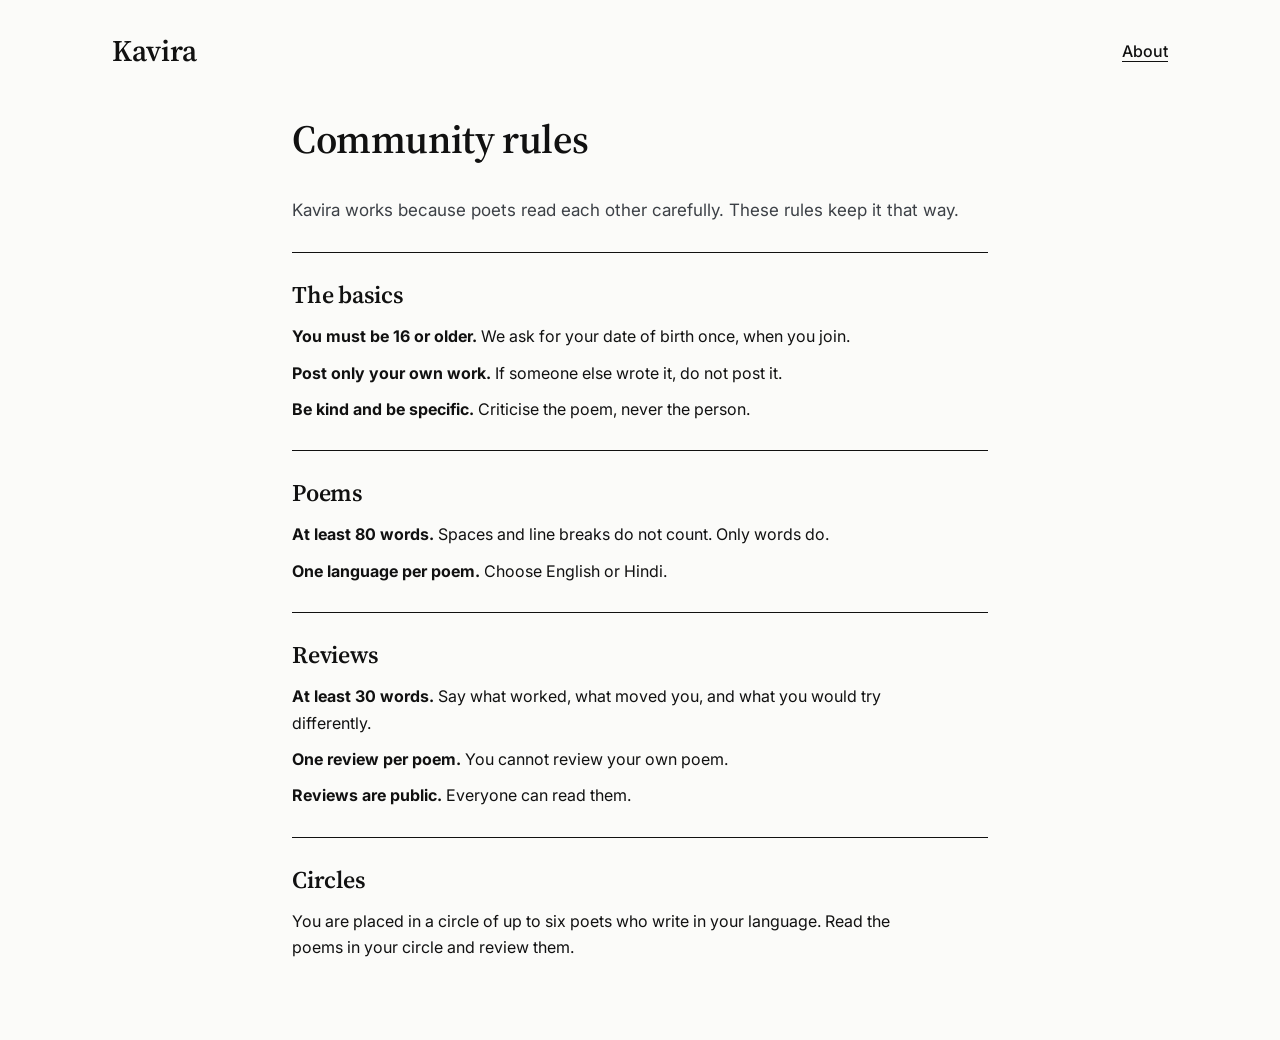
<file: pages/rules/index.html>
<!doctype html>
<html lang="en">
    <head>
        <meta charset="utf-8" />
        <meta name="viewport" content="width=device-width, initial-scale=1" />
        <title>Kavira - Community rules</title>
        <link
            rel="stylesheet"
            href="https://fonts.googleapis.com/css2?family=Inter:wght@400;500;600&family=Noto+Serif+Devanagari:wght@400;600&family=Source+Serif+4:wght@400;600&display=swap"
        />
        <link rel="stylesheet" href="../../shared/css/tokens.css" />
        <link rel="stylesheet" href="../../shared/css/base.css" />
        <link rel="stylesheet" href="../../shared/css/components.css" />
        <link rel="stylesheet" href="../../shared/css/layout.css" />
        <link rel="stylesheet" href="style.css" />
    </head>
    <body>
        <header class="auth-header">
            <a class="logo" href="../sign-in/index.html">Kavira</a>
            <a class="link" href="../about/index.html">About</a>
        </header>
        <main class="rules">
            <h1>Community rules</h1>
            <p class="rules__lead">
                Kavira works because poets read each other carefully. These rules keep it that way.
            </p>

            <section class="rules__section">
                <h2>The basics</h2>
                <p>
                    <strong>You must be 16 or older.</strong> We ask for your date of birth once, when you
                    join.
                </p>
                <p><strong>Post only your own work.</strong> If someone else wrote it, do not post it.</p>
                <p><strong>Be kind and be specific.</strong> Criticise the poem, never the person.</p>
            </section>

            <section class="rules__section">
                <h2>Poems</h2>
                <p><strong>At least 80 words.</strong> Spaces and line breaks do not count. Only words do.</p>
                <p><strong>One language per poem.</strong> Choose English or Hindi.</p>
            </section>

            <section class="rules__section">
                <h2>Reviews</h2>
                <p>
                    <strong>At least 30 words.</strong> Say what worked, what moved you, and what you would
                    try differently.
                </p>
                <p><strong>One review per poem.</strong> You cannot review your own poem.</p>
                <p><strong>Reviews are public.</strong> Everyone can read them.</p>
            </section>

            <section class="rules__section">
                <h2>Circles</h2>
                <p>
                    You are placed in a circle of up to six poets who write in your language. Read the poems
                    in your circle and review them.
                </p>
            </section>
        </main>

        <script src="script.js"></script>
    </body>
</html>
</file>
<file: shared/css/tokens.css>
/* tokens.css - every colour, font and size used on the site lives here.
   Change a value once and it changes everywhere. */
:root {
    /* colours */
    --ground: #fbfbf9; /* page background */
    --paper: #ffffff; /* cards and inputs */
    --ink: #111111; /* main text and lines */
    --ink-soft: #3c4046; /* secondary text */
    --ink-faint: #55595f; /* labels and hints */
    --line: #111111; /* strong borders */
    --line-soft: #d4d4ce; /* separators inside lists */
    --active: #ecece6; /* highlighted menu item */
    --accent: #111111; /* the one accent colour: black */
    --danger: #a61b12;
    --disabled-bg: #e8e8e3;
    --disabled-line: #b9b9b3;

    /* fonts */
    --font-ui: Inter, system-ui, sans-serif;
    --font-serif: "Source Serif 4", Georgia, serif;
    --font-hindi: "Noto Serif Devanagari", serif;

    /* sizes */
    --nav-width: 240px;
    --panel-width: 320px;
    --header-height: 56px;
    --tap: 44px; /* smallest touch target */
}
</file>
<file: shared/css/base.css>
/* base.css - reset and default look of plain HTML elements. */
*,
*::before,
*::after {
    box-sizing: border-box;
}
body {
    margin: 0;
    background: var(--ground);
    color: var(--ink);
    font-family: var(--font-ui);
    font-size: 16px;
    line-height: 1.5;
}
h1,
h2,
h3 {
    margin: 0;
    font-family: var(--font-serif);
    font-weight: 600;
    letter-spacing: -0.01em;
}
p {
    margin: 0;
}
a {
    color: var(--ink);
}
button,
input,
select,
textarea {
    font: inherit;
    color: inherit;
}
img,
svg {
    display: block;
    max-width: 100%;
}
:focus-visible {
    outline: 2px solid var(--ink);
    outline-offset: 2px;
}
.sr-only {
    position: absolute;
    width: 1px;
    height: 1px;
    overflow: hidden;
    clip: rect(0 0 0 0);
    white-space: nowrap;
}
[lang="hi"] {
    font-family: var(--font-hindi);
}
</file>
<file: shared/css/components.css>
/* components.css - small reusable pieces: buttons, form fields, tags, cards. */

/* buttons */
.btn {
    font-family: var(--font-ui);
    display: inline-flex;
    align-items: center;
    justify-content: center;
    gap: 8px;
    min-height: 48px;
    padding: 0 24px;
    border: 1px solid var(--line);
    background: var(--paper);
    color: var(--ink);
    font-weight: 600;
    text-decoration: none;
    cursor: pointer;
}
.btn--primary {
    background: var(--accent);
    border-color: var(--accent);
    color: #ffffff;
}
.btn--danger {
    border-color: var(--danger);
    color: var(--danger);
}
.btn--small {
    min-height: var(--tap);
    padding: 0 16px;
    font-size: 14px;
}
.btn--block {
    width: 100%;
}
.btn:disabled {
    background: var(--disabled-bg);
    border-color: var(--disabled-line);
    color: var(--ink-soft);
    cursor: not-allowed;
}

/* form fields: <div class="field"><label><input><p class="field__hint"><p class="field__error"> */
fieldset.field {
    border: 0;
    padding: 0;
    margin: 0;
    min-width: 0;
}
.field {
    display: flex;
    flex-direction: column;
    gap: 8px;
}
.field > label,
.field > legend {
    font-size: 14px;
    font-weight: 500;
    padding: 0;
}
.field > legend {
    margin-bottom: 8px;
}
.field input[type="text"],
.field input[type="email"],
.field input[type="password"],
.field input[type="date"],
.field select,
.field textarea {
    width: 100%;
    min-height: 48px;
    padding: 0 14px;
    border: 1px solid var(--line);
    background: var(--paper);
    font-size: 16px;
}
.field textarea {
    padding: 14px;
    min-height: 120px;
    line-height: 1.6;
    resize: vertical;
}
.field__hint {
    font-size: 14px;
    color: var(--ink-faint);
}
.field__error {
    font-size: 14px;
    color: var(--danger);
    min-height: 0;
}
.field__error:empty {
    display: none;
}
.field input[aria-invalid="true"] {
    border-color: var(--danger);
}

/* a checkbox shown as a bordered box */
.choice {
    display: flex;
    align-items: center;
    gap: 14px;
    min-height: 64px;
    padding: 0 16px;
    border: 1px solid var(--line);
    background: var(--paper);
    cursor: pointer;
}
.choice input {
    width: 20px;
    height: 20px;
    margin: 0;
    accent-color: var(--accent);
}
.choice-row {
    display: grid;
    grid-template-columns: repeat(2, minmax(0, 1fr));
    gap: 12px;
}

/* small label such as RANDOM or CUSTOM */
.tag {
    display: inline-block;
    border: 1px solid var(--line);
    padding: 2px 8px;
    font-size: 12px;
    font-weight: 600;
    letter-spacing: 0.04em;
}

/* a white box with a black border */
.card {
    border: 1px solid var(--line);
    background: var(--paper);
    padding: 40px;
}

/* tabs under the page header */
.tabs {
    display: flex;
    height: var(--header-height);
    border-bottom: 1px solid var(--line);
}
.tabs button {
    flex: 1;
    background: none;
    border: 0;
    font-weight: 500;
    color: var(--ink-faint);
    cursor: pointer;
}
.tabs button[aria-selected="true"] {
    font-weight: 600;
    color: var(--ink);
    box-shadow: inset 0 -3px 0 var(--accent);
}

.notice {
    border: 1px solid var(--line);
    background: var(--paper);
    padding: 12px 16px;
    font-size: 14px;
}

/* avatar - a round-less square with the poet's first letter */
.avatar {
    width: 32px;
    height: 32px;
    display: inline-flex;
    align-items: center;
    justify-content: center;
    border: 1px solid var(--ink);
    font-weight: 600;
    font-size: 14px;
}

/* poem card - one poem in a list (Home, Discover, Profile) */
.poem-card {
    padding: 24px 32px;
    border-bottom: 1px solid var(--line-soft);
    display: flex;
    flex-direction: column;
    gap: 12px;
}
.poem-card__author {
    display: flex;
    align-items: center;
    gap: 10px;
    font-size: 14px;
}
.poem-card__meta {
    color: var(--ink-faint);
}
.poem-card__title {
    font-family: var(--font-serif);
    font-size: 24px;
    font-weight: 600;
}
.poem-card__title a {
    text-decoration: none;
}
.poem-card__title a:hover {
    text-decoration: underline;
}
.poem-card__excerpt {
    font-family: var(--font-serif);
    font-size: 18px;
    line-height: 1.7;
    white-space: pre-line;
}
.poem-card__foot {
    display: flex;
    gap: 16px;
    font-size: 14px;
    color: var(--ink-faint);
}
@media (max-width: 720px) {
    .poem-card {
        padding: 20px 16px;
    }
}

/* ---- touches that use the CSS topics from the course ---- */

/* transitions: buttons and cards change gently on hover and focus */
.btn {
    transition:
        background-color 0.2s,
        color 0.2s,
        transform 0.1s;
}
.btn:hover:not(:disabled) {
    background: var(--active);
}
.btn--primary:hover:not(:disabled) {
    background: var(--ink-soft);
    border-color: var(--ink-soft);
}
.btn:active:not(:disabled) {
    transform: translateY(1px);
}
.poem-card {
    transition: background-color 0.2s;
}
.poem-card:hover {
    background: var(--paper);
}
.poem-card[draggable="true"] {
    cursor: grab;
}

/* animation: poem cards fade in when the feed is drawn */
@keyframes fade-up {
    from {
        opacity: 0;
        transform: translateY(8px);
    }
    to {
        opacity: 1;
        transform: none;
    }
}
.poem-card {
    animation: fade-up 0.35s ease-out both;
}
.poem-card:nth-child(2) {
    animation-delay: 0.05s;
}
.poem-card:nth-child(3) {
    animation-delay: 0.1s;
}
.poem-card:nth-child(n + 4) {
    animation-delay: 0.15s;
}
@media (prefers-reduced-motion: reduce) {
    .poem-card {
        animation: none;
    }
    .btn,
    .poem-card {
        transition: none;
    }
}

/* pseudo-element: a star after the label of every required field */
.field > label.required::after {
    content: " *";
}

/* attribute selectors: links that leave the site get an arrow; inputs that fail get a red edge */
a[target="_blank"]::after {
    content: " \2197";
}
.field textarea[aria-invalid="true"] {
    border-color: var(--danger);
}

/* focus: a clear outline on every form control */
.field input:focus,
.field select:focus,
.field textarea:focus {
    outline: 3px solid var(--ink);
    outline-offset: 2px;
}
</file>
<file: shared/css/layout.css>
/* layout.css - the page frame. Three columns on desktop, one column with a bottom menu on phones. */

/* signed-in pages: menu | main | side panel */
.app {
    max-width: 1280px;
    min-height: 100vh;
    margin: 0 auto;
    display: flex;
    flex-wrap: wrap;
    border-left: 1px solid var(--line);
    border-right: 1px solid var(--line);
}
.app__nav {
    flex: 0 0 var(--nav-width);
}
.app__main {
    flex: 999 1 560px;
    min-width: 0;
    border-left: 1px solid var(--line);
}
.app__panel {
    flex: 0 0 var(--panel-width);
    border-left: 1px solid var(--line);
}
.app__logo {
    height: var(--header-height);
    display: flex;
    align-items: center;
    padding: 0 28px;
    border-bottom: 1px solid var(--line);
    font-family: var(--font-serif);
    font-size: 28px;
    font-weight: 600;
    text-decoration: none;
}
.app__header {
    height: var(--header-height);
    display: flex;
    align-items: center;
    justify-content: space-between;
    gap: 12px;
    padding: 0 32px;
    border-bottom: 1px solid var(--line);
    font-family: var(--font-serif);
    font-size: 22px;
    font-weight: 600;
}

/* menu */
.menu {
    padding: 16px;
    display: flex;
    flex-direction: column;
    gap: 4px;
}
.menu a {
    display: flex;
    align-items: center;
    gap: 14px;
    min-height: 48px;
    padding: 0 14px;
    text-decoration: none;
    font-size: 17px;
    font-weight: 500;
}
.menu a[aria-current="page"] {
    background: var(--active);
    font-weight: 600;
}

/* signed-out pages: logo bar on top, content centred below */
.auth-header {
    max-width: 1120px;
    margin: 0 auto;
    padding: 28px 32px;
    display: flex;
    flex-wrap: wrap;
    gap: 16px;
    align-items: center;
    justify-content: space-between;
}
.auth-header .logo {
    font-family: var(--font-serif);
    font-size: 30px;
    font-weight: 600;
    text-decoration: none;
}
.auth-header .link {
    min-height: var(--tap);
    display: inline-flex;
    align-items: center;
    font-weight: 500;
    text-underline-offset: 4px;
}

/* narrower screens */
@media (max-width: 960px) {
    .app__panel {
        flex: 1 1 100%;
        border-left: 0;
        border-top: 1px solid var(--line);
    }
}
@media (max-width: 720px) {
    .auth-header {
        padding: 20px 16px;
    }
    .app__nav {
        position: fixed;
        left: 0;
        right: 0;
        bottom: 0;
        z-index: 10;
        background: var(--ground);
        border-top: 1px solid var(--line);
        flex-basis: auto;
    }
    .app__logo {
        display: none;
    }
    .menu {
        flex-direction: row;
        justify-content: space-around;
        padding: 4px;
        gap: 0;
    }
    .menu a {
        flex: 1;
        min-width: 0;
        flex-direction: column;
        justify-content: center;
        gap: 2px;
        min-height: 56px;
        padding: 0 6px;
        font-size: 12px;
    }
    .app__main {
        border-left: 0;
        padding-bottom: 72px;
    }
    .app__header {
        padding: 0 16px;
    }
}
</file>
<file: pages/rules/style.css>
.rules {
    max-width: 760px;
    margin: 0 auto;
    padding: 8px 32px 80px;
    display: flex;
    flex-direction: column;
    gap: 28px;
}
.rules h1 {
    font-size: 40px;
}
.rules__lead {
    font-size: 17px;
    line-height: 1.6;
    color: var(--ink-soft);
}
.rules__section {
    display: flex;
    flex-direction: column;
    gap: 10px;
    padding-top: 24px;
    border-top: 1px solid var(--line);
}
.rules__section h2 {
    font-size: 24px;
}
.rules__section p {
    line-height: 1.65;
    max-width: 640px;
}

/* inside the About page's iframe the header is not needed */
.embedded .auth-header {
    display: none;
}
</file>
